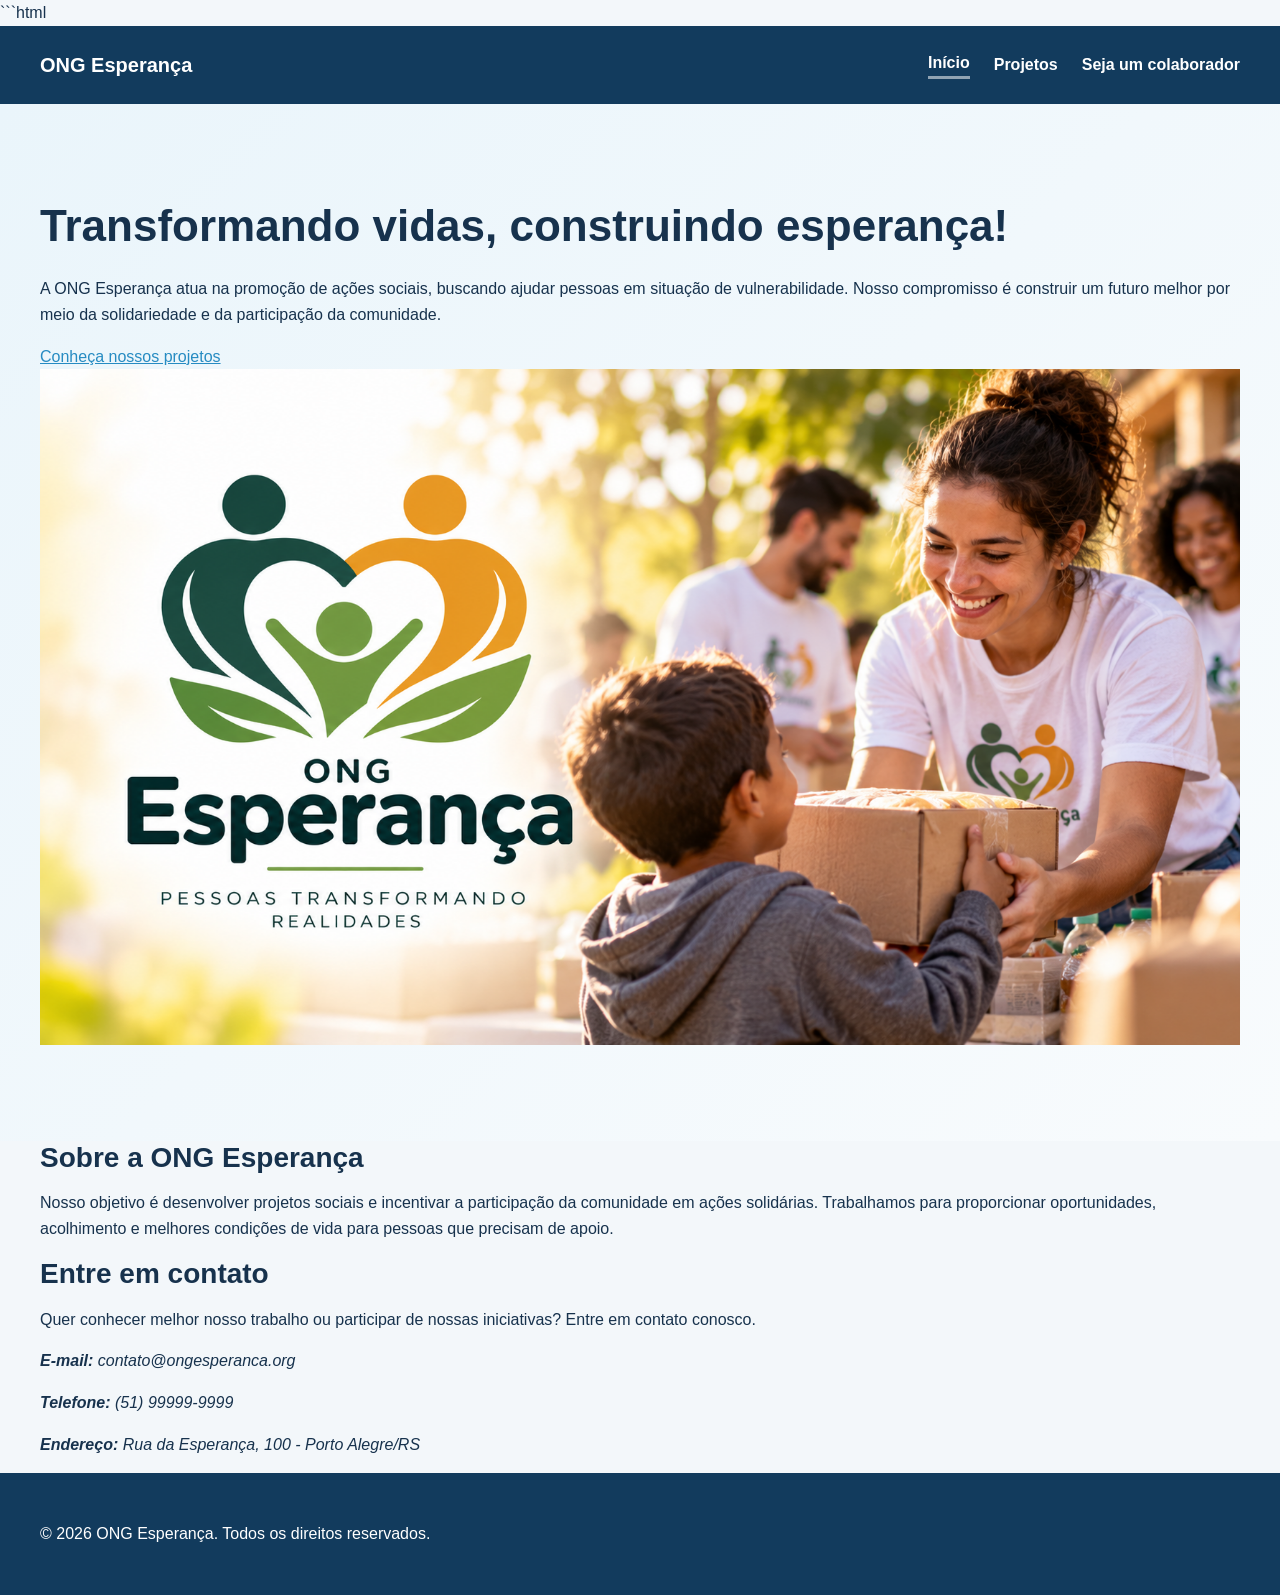
<file: index.html>
<!DOCTYPE html>
<html lang="pt-BR">
<head>
    <meta charset="UTF-8">
    <meta name="viewport" content="width=device-width, initial-scale=1.0">

    <meta http-equiv="refresh" content="0; url=./Projeto%20ONG/html/index.html">

    <title>Projeto ONG</title>
</head>
<body>
    <p>Redirecionando para o site...</p>
    <a href="./Projeto%20ONG/html/index.html">
        Clique aqui caso não seja redirecionado.
    </a>
</body>
</html>
</file>
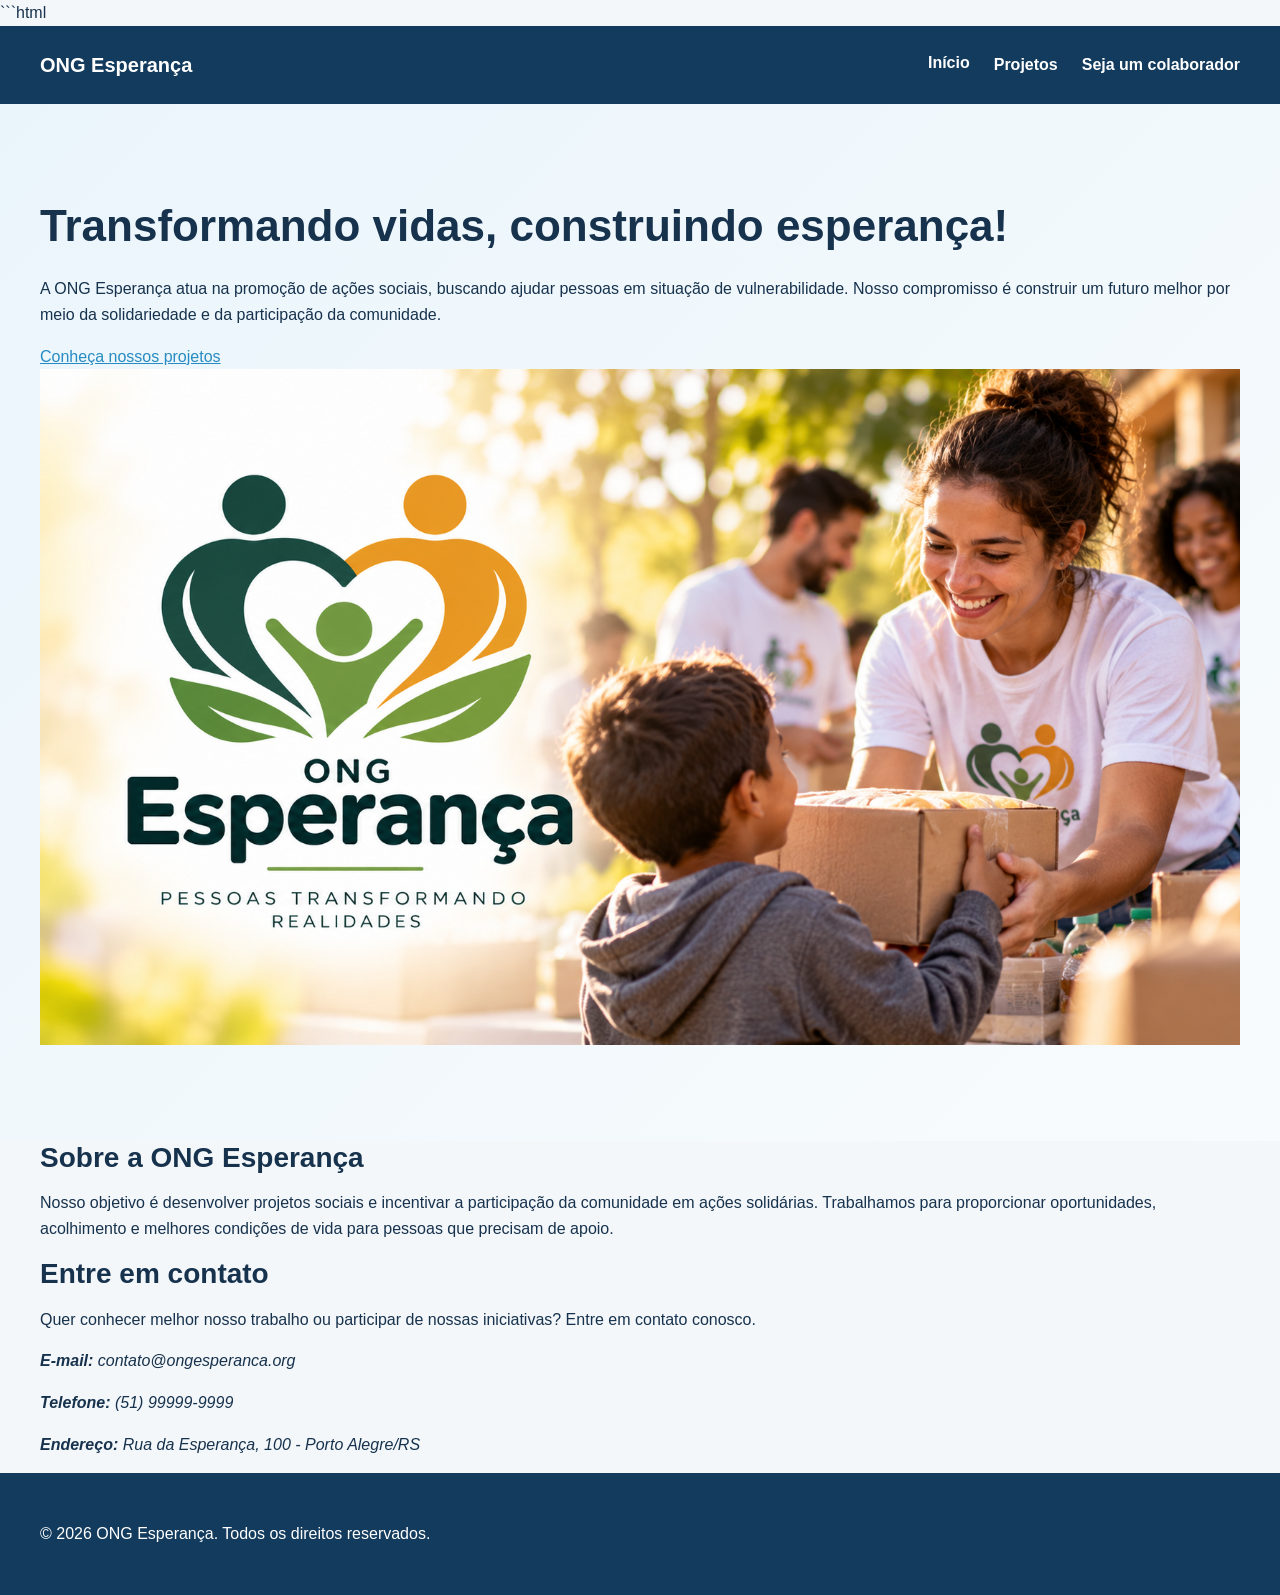
<file: Projeto ONG/html/index.html>
```html
<!DOCTYPE html>
<html lang="pt-BR">

<head>
    <meta charset="UTF-8">
    <meta name="viewport" content="width=device-width, initial-scale=1.0">

    <title>ONG Esperança | Transformando vidas</title>

    <!-- Importação do arquivo CSS -->
    <link rel="stylesheet" href="../css/style.css">
</head>

<body>

    <!-- Cabeçalho e navegação principal -->
    <header class="site-header">

        <div class="container header-inner">

            <!-- Logo -->
            <a class="brand" href="index.html">
                ONG Esperança
            </a>

            <!-- Menu de navegação -->
            <nav class="main-nav" aria-label="Navegação principal">

                <a href="index.html" aria-current="page">
                    Início
                </a>

                <a href="projetos.html">
                    Projetos
                </a>

                <a href="cadastro.html">
                    Seja um colaborador
                </a>

            </nav>

        </div>

    </header>


    <!-- Conteúdo principal -->
    <main>

        <!-- Apresentação da ONG -->
        <section class="hero">

            <div class="container hero-inner">

                <div class="hero-content">

                    <h1>
                        Transformando vidas, construindo esperança!
                    </h1>

                    <p>
                        A ONG Esperança atua na promoção de ações sociais,
                        buscando ajudar pessoas em situação de vulnerabilidade.
                        Nosso compromisso é construir um futuro melhor por meio
                        da solidariedade e da participação da comunidade.
                    </p>

                    <a class="btn btn-primary" href="projetos.html">
                        Conheça nossos projetos
                    </a>

                </div>

                <!-- Imagem principal -->
                <div class="hero-image">

                    <img
                        src="../imagens/ong.jpg"
                        alt="Voluntários da ONG Esperança realizando uma ação social"
                    >

                </div>

            </div>

        </section>


        <!-- Sobre a organização -->
        <section class="about">

            <div class="container">

                <h2>Sobre a ONG Esperança</h2>

                <p>
                    Nosso objetivo é desenvolver projetos sociais e incentivar
                    a participação da comunidade em ações solidárias.
                    Trabalhamos para proporcionar oportunidades, acolhimento
                    e melhores condições de vida para pessoas que precisam de apoio.
                </p>

            </div>

        </section>


        <!-- Informações de contato -->
        <section class="contact">

            <div class="container">

                <h2>Entre em contato</h2>

                <p>
                    Quer conhecer melhor nosso trabalho ou participar
                    de nossas iniciativas? Entre em contato conosco.
                </p>

                <address>

                    <p>
                        <strong>E-mail:</strong>
                        contato@ongesperanca.org
                    </p>

                    <p>
                        <strong>Telefone:</strong>
                        (51) 99999-9999
                    </p>

                    <p>
                        <strong>Endereço:</strong>
                        Rua da Esperança, 100 - Porto Alegre/RS
                    </p>

                </address>

            </div>

        </section>

    </main>


    <!-- Rodapé -->
    <footer class="site-footer">

        <div class="container">

            <p>
                &copy; 2026 ONG Esperança. Todos os direitos reservados.
            </p>

        </div>

    </footer>


    <!-- Importação do JavaScript -->
    <script type="module" src="../js/script.js"></script>

</body>
</html>
</file>
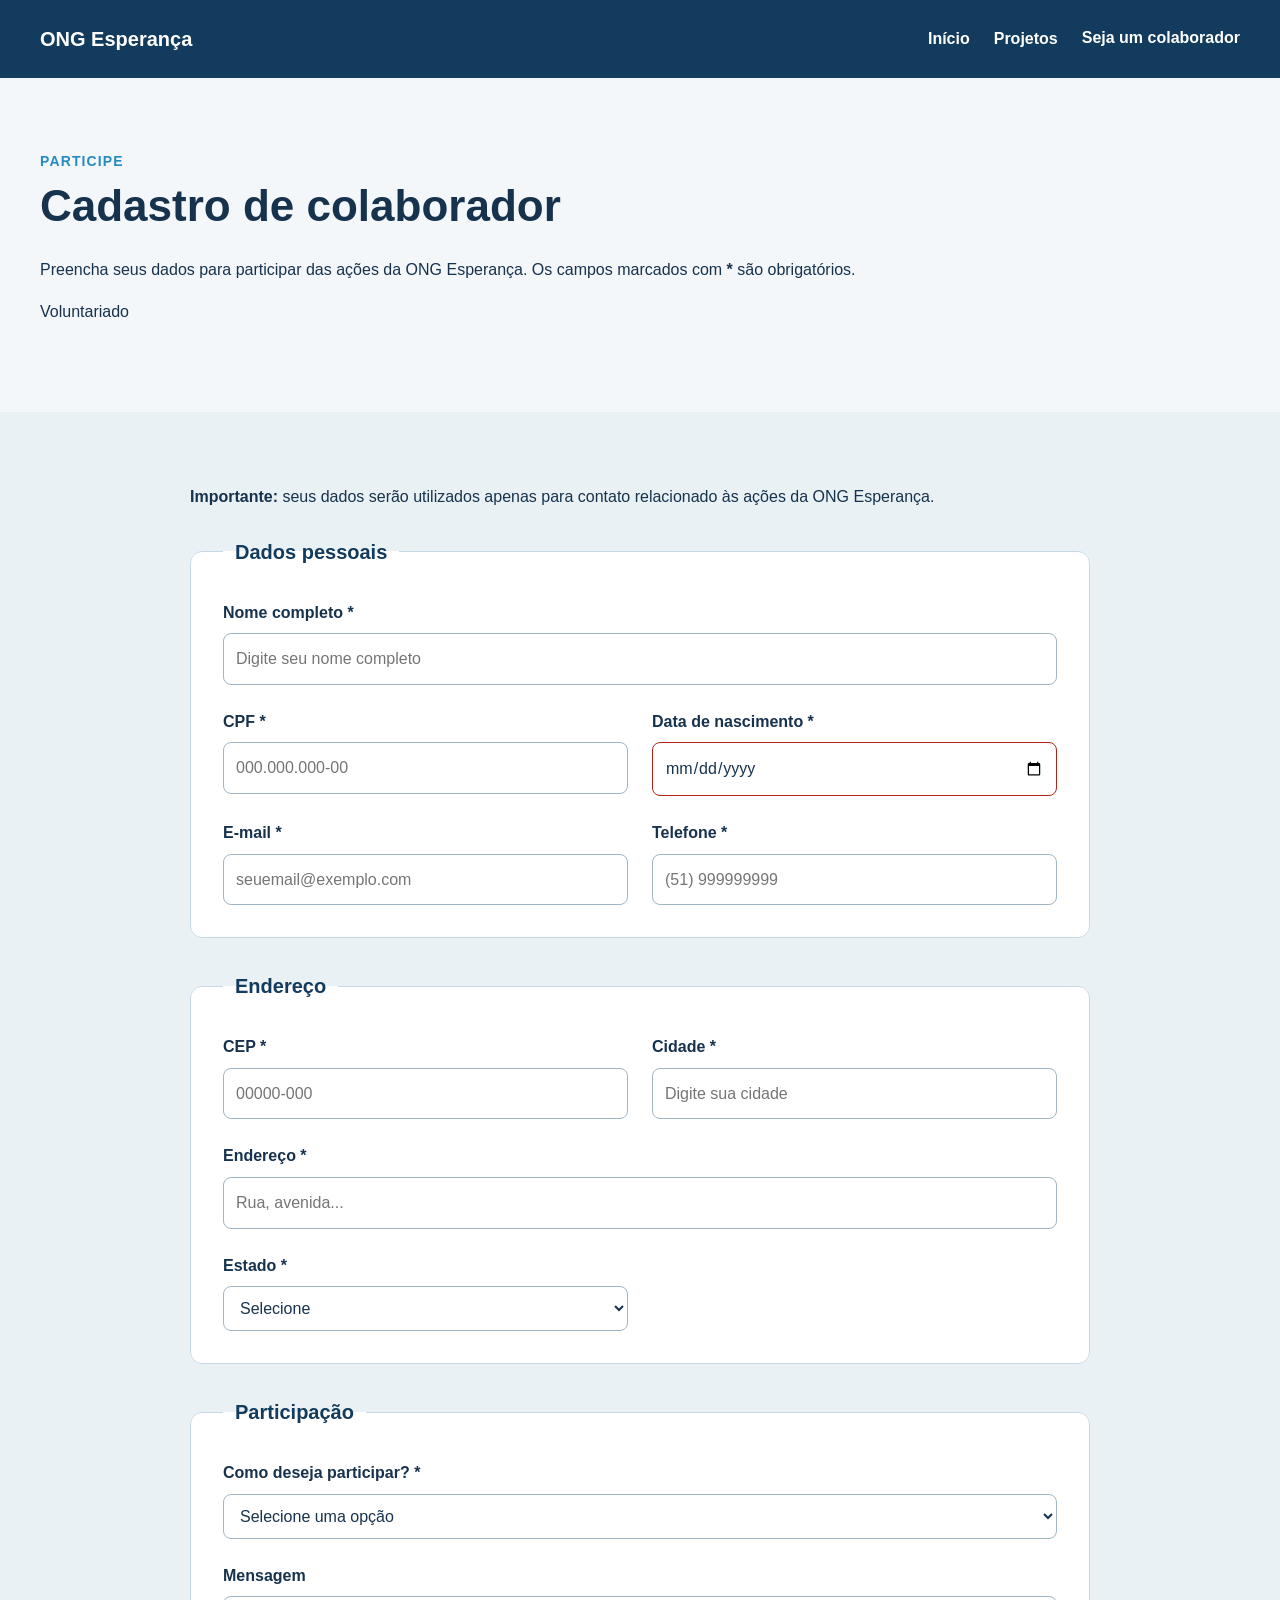
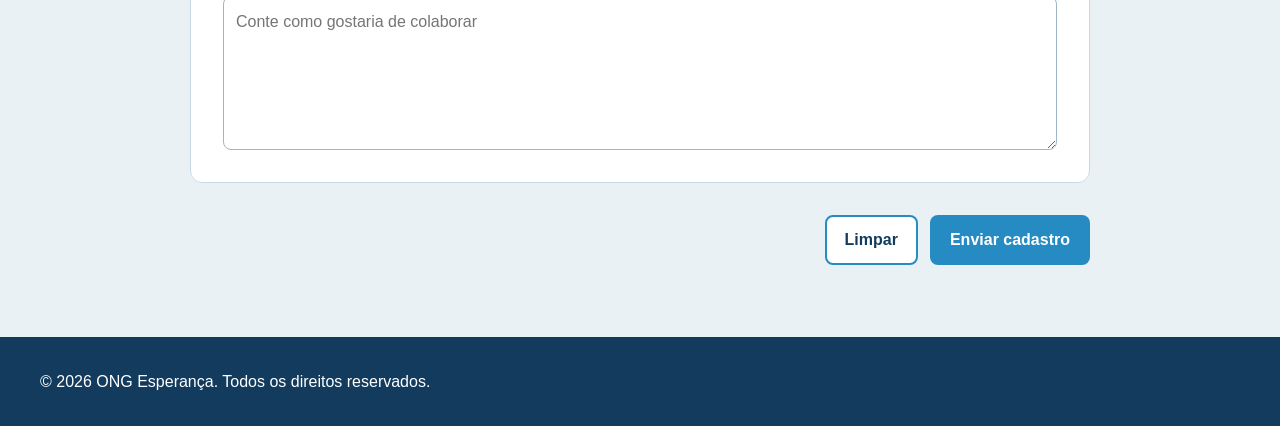
<file: Projeto ONG/html/cadastro.html>
<!DOCTYPE html>
<html lang="pt-BR">

<head>
    <meta charset="UTF-8">
    <meta name="viewport" content="width=device-width, initial-scale=1.0">

    <title>Cadastro de Colaborador | ONG Esperança</title>

    <!-- CSS do projeto -->
    <link rel="stylesheet" href="../css/style.css">
</head>


<body>

    <!-- =====================================================
         CABEÇALHO
         ===================================================== -->

    <header class="site-header">

        <div class="container header-inner">

            <!-- Logo / nome da ONG -->

            <a class="brand" href="index.html">

              

                ONG Esperança

            </a>


            <!-- Navegação -->

            <nav
                class="main-nav"
                aria-label="Navegação principal"
            >

                <a href="index.html">
                    Início
                </a>

                <a href="projetos.html">
                    Projetos
                </a>

                <a
                    href="cadastro.html"
                    aria-current="page"
                >
                    Seja um colaborador
                </a>

            </nav>

        </div>

    </header>



    <!-- =====================================================
         CONTEÚDO PRINCIPAL
         ===================================================== -->

    <main>

        <!-- Introdução -->

        <section class="section">

            <div class="container">

                <p class="eyebrow">
                    Participe
                </p>

                <h1>
                    Cadastro de colaborador
                </h1>

                <p>
                    Preencha seus dados para participar das ações
                    da ONG Esperança.
                    Os campos marcados com
                    <strong>*</strong>
                    são obrigatórios.
                </p>


                <!-- Badge -->

                <p>

                    <span class="badge badge-education">
                        Voluntariado
                    </span>

                </p>

            </div>

        </section>



        <!-- =================================================
             FORMULÁRIO
             ================================================= -->

        <section class="section section-muted">

            <div class="container form-container">


                <!-- Alerta de exemplo -->

                <div
                    class="alert alert-success"
                    role="status"
                >

                    <strong>Importante:</strong>
                    seus dados serão utilizados apenas
                    para contato relacionado às ações
                    da ONG Esperança.

                </div>


                <br>


                <form id="formCadastro" action="#" method="post">


                    <!-- =====================================
                         DADOS PESSOAIS
                         ===================================== -->

                    <fieldset>

                        <legend>
                            Dados pessoais
                        </legend>


                        <div class="form-grid">


                            <!-- Nome -->

                            <div class="form-field field-full">

                                <label for="nome">
                                    Nome completo *
                                </label>

                                <input
                                    type="text"
                                    id="nome"
                                    name="nome"
                                    autocomplete="name"
                                    required
                                    minlength="3"
                                    placeholder="Digite seu nome completo"
                                >

                            </div>



                            <!-- CPF -->

                            <div class="form-field">

                                <label for="cpf">
                                    CPF *
                                </label>

                                <input
                                    type="text"
                                    id="cpf"
                                    name="cpf"
                                    inputmode="numeric"
                                    autocomplete="off"
                                    required
                                    pattern="[0-9]{3}\[0-9]{3}\[0-9]{3}[0-9]{2}"
                                    placeholder="000.000.000-00"
                                    title="Digite o CPF no formato 000.000.000-00"
                                >

                            </div>



                            <!-- Data de nascimento -->

                            <div class="form-field">

                                <label for="nascimento">
                                    Data de nascimento *
                                </label>

                                <input
                                    type="date"
                                    id="nascimento"
                                    name="nascimento"
                                    autocomplete="bday"
                                    required
                                >

                            </div>



                            <!-- E-mail -->

                            <div class="form-field">

                                <label for="email">
                                    E-mail *
                                </label>

                                <input
                                    type="email"
                                    id="email"
                                    name="email"
                                    autocomplete="email"
                                    required
                                    placeholder="seuemail@exemplo.com"
                                >

                            </div>



                            <!-- Telefone -->

                            <div class="form-field">

                                <label for="telefone">
                                    Telefone *
                                </label>

                                <input
                                    type="tel"
                                    id="telefone"
                                    name="telefone"
                                    inputmode="tel"
                                    autocomplete="tel"
                                    required
                                    pattern="\([0-9]{2}\) [0-9]{4,5}[0-9]{4}"
                                    placeholder="(51) 999999999"
                                    title="Digite o telefone no formato (51) 99999-9999"
                                >

                            </div>

                        </div>

                    </fieldset>



                    <!-- =====================================
                         ENDEREÇO
                         ===================================== -->

                    <fieldset>

                        <legend>
                            Endereço
                        </legend>


                        <div class="form-grid">


                            <!-- CEP -->

                            <div class="form-field">

                                <label for="cep">
                                    CEP *
                                </label>

                                <input
                                    type="text"
                                    id="cep"
                                    name="cep"
                                    inputmode="numeric"
                                    autocomplete="postal-code"
                                    required
                                    pattern="[0-9]{5}-[0-9]{3}"
                                    placeholder="00000-000"
                                    title="Digite o CEP no formato 00000-000"
                                >

                            </div>



                            <!-- Cidade -->

                            <div class="form-field">

                                <label for="cidade">
                                    Cidade *
                                </label>

                                <input
                                    type="text"
                                    id="cidade"
                                    name="cidade"
                                    autocomplete="address-level2"
                                    required
                                    placeholder="Digite sua cidade"
                                >

                            </div>



                            <!-- Endereço -->

                            <div class="form-field field-full">

                                <label for="endereco">
                                    Endereço *
                                </label>

                                <input
                                    type="text"
                                    id="endereco"
                                    name="endereco"
                                    autocomplete="street-address"
                                    required
                                    placeholder="Rua, avenida..."
                                >

                            </div>



                            <!-- Estado -->

                            <div class="form-field">

                                <label for="estado">
                                    Estado *
                                </label>

                                <select
                                    id="estado"
                                    name="estado"
                                    autocomplete="address-level1"
                                    required
                                >

                                    <option value="">
                                        Selecione
                                    </option>

                                    <option value="RS">
                                        Rio Grande do Sul
                                    </option>

                                    <option value="SC">
                                        Santa Catarina
                                    </option>

                                    <option value="PR">
                                        Paraná
                                    </option>

                                    <option value="SP">
                                        São Paulo
                                    </option>

                                    <option value="RJ">
                                        Rio de Janeiro
                                    </option>

                                    <option value="MG">
                                        Minas Gerais
                                    </option>

                                    <option value="BA">
                                        Bahia
                                    </option>

                                    <option value="PE">
                                        Pernambuco
                                    </option>

                                </select>

                            </div>

                        </div>

                    </fieldset>



                    <!-- =====================================
                         PARTICIPAÇÃO
                         ===================================== -->

                    <fieldset>

                        <legend>
                            Participação
                        </legend>


                        <div class="form-grid">


                            <!-- Tipo de participação -->

                            <div class="form-field field-full">

                                <label for="participacao">
                                    Como deseja participar? *
                                </label>

                                <select
                                    id="participacao"
                                    name="participacao"
                                    required
                                >

                                    <option value="">
                                        Selecione uma opção
                                    </option>

                                    <option value="voluntario">
                                        Trabalho voluntário
                                    </option>

                                    <option value="doador">
                                        Contribuição financeira
                                    </option>

                                    <option value="ambos">
                                        Voluntariado e contribuição
                                    </option>

                                </select>

                            </div>



                            <!-- Mensagem -->

                            <div class="form-field field-full">

                                <label for="mensagem">
                                    Mensagem
                                </label>

                                <textarea
                                    id="mensagem"
                                    name="mensagem"
                                    rows="5"
                                    maxlength="500"
                                    placeholder="Conte como gostaria de colaborar"
                                ></textarea>

                            </div>

                        </div>

                    </fieldset>



                    <!-- =====================================
                         BOTÕES
                         ===================================== -->

                    <div class="form-actions">

                        <button
                            class="button button-secondary"
                            type="reset"
                        >
                            Limpar
                        </button>


                        <button
                            class="button button-primary"
                            type="submit"
                        >
                            Enviar cadastro
                        </button>

                    </div>

                </form>

            </div>

        </section>

    </main>



    <!-- =====================================================
         RODAPÉ
         ===================================================== -->

    <footer class="site-footer">

        <div class="container footer-inner">

            <p>
                &copy; 2026 ONG Esperança.
                Todos os direitos reservados.
            </p>

        </div>

    </footer>



    <!-- =====================================================
         JAVASCRIPT DO MENU
         ===================================================== -->

    <script type="module" src="../js/script.js"></script>

</body>

</html>
</file>
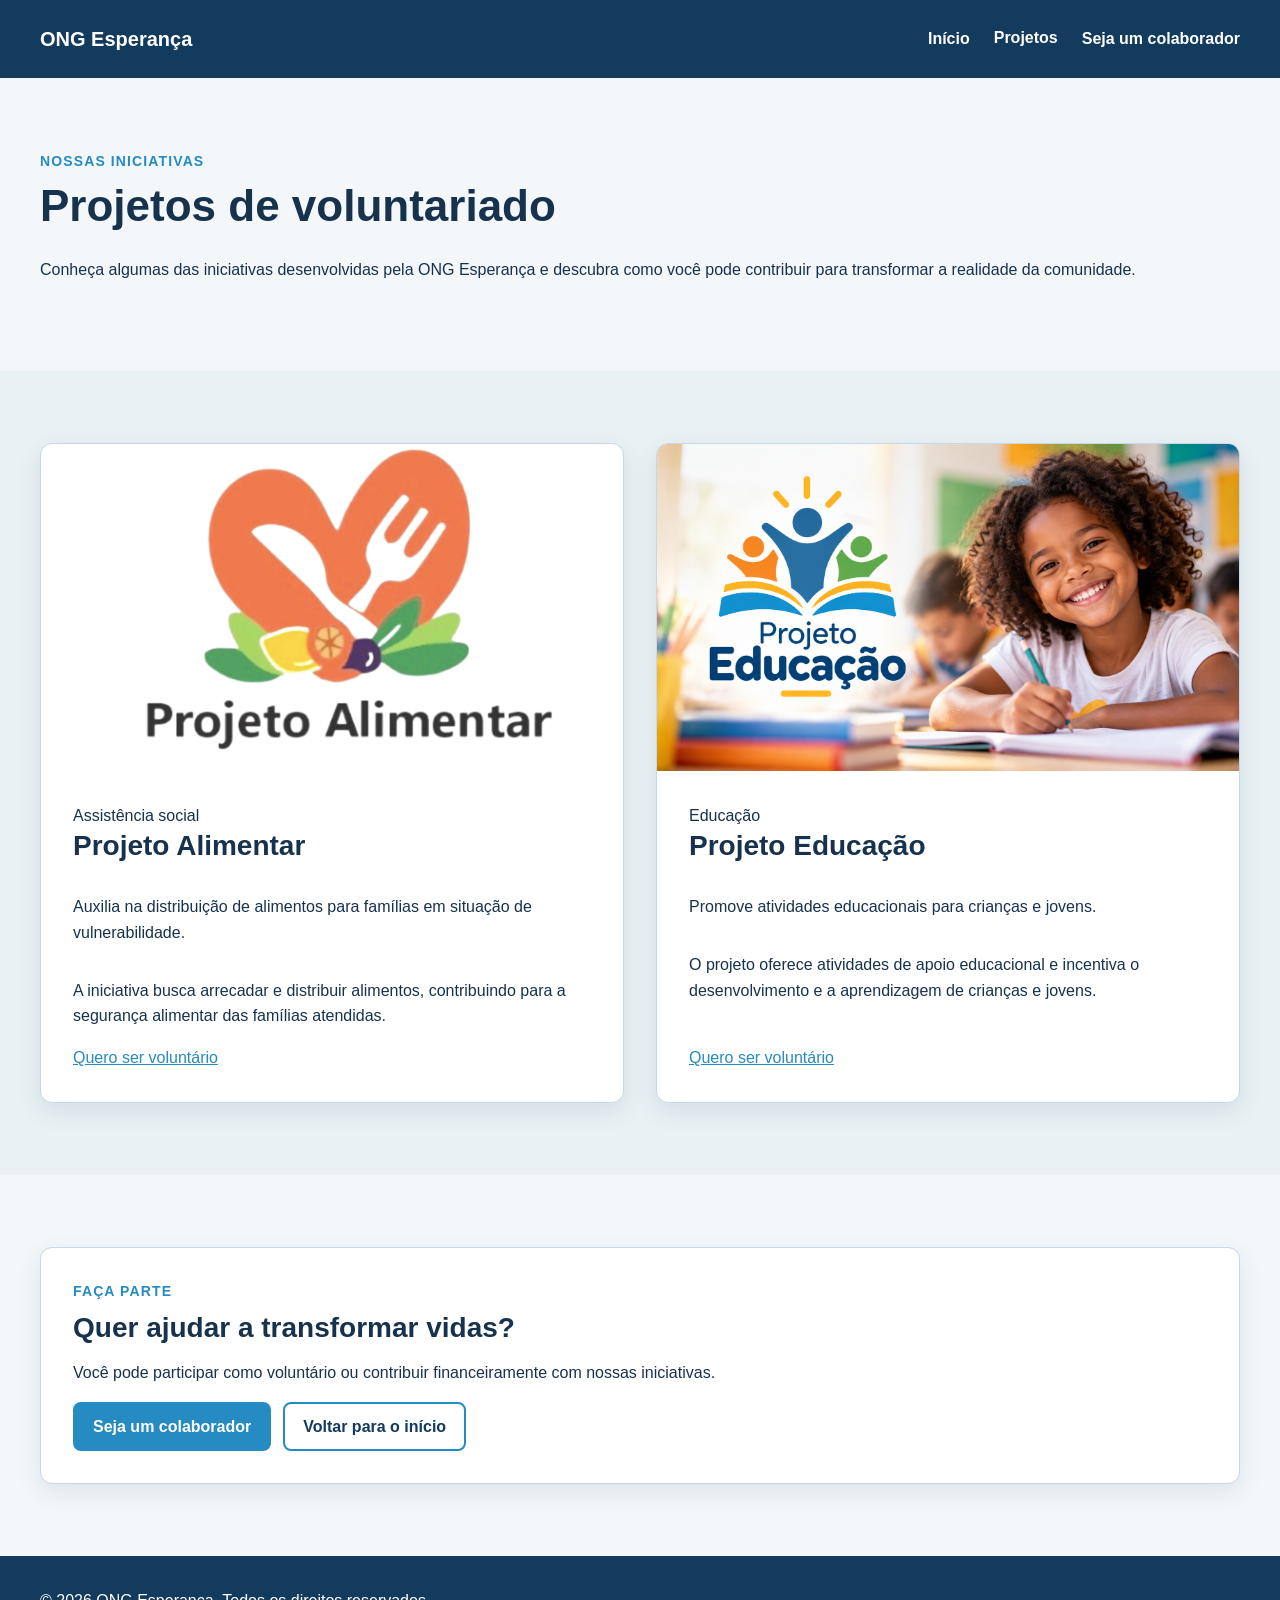
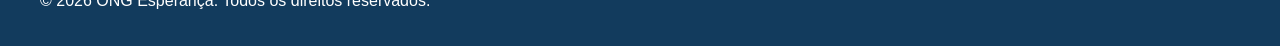
<file: Projeto ONG/html/projetos.html>
<!DOCTYPE html>
<html lang="pt-BR">

<head>

    <meta charset="UTF-8">

    <meta
        name="viewport"
        content="width=device-width, initial-scale=1.0"
    >

    <title>Projetos | ONG Esperança</title>

    <!-- Arquivo CSS principal -->
    <link rel="stylesheet" href="../css/style.css">

</head>


<body>


    <!-- =====================================================
         CABEÇALHO
         ===================================================== -->

    <header class="site-header">

        <div class="container header-inner">


            <!-- Logo -->

            <a
                class="brand"
                href="index.html"
            >

              

                ONG Esperança

            </a>




            <!-- Navegação -->

            <nav
                class="main-nav"
                aria-label="Navegação principal"
            >

                <a href="index.html">
                    Início
                </a>

                <a
                    href="projetos.html"
                    aria-current="page"
                >
                    Projetos
                </a>

                <a href="cadastro.html">
                    Seja um colaborador
                </a>

            </nav>

        </div>

    </header>



    <!-- =====================================================
         CONTEÚDO PRINCIPAL
         ===================================================== -->

    <main>


        <!-- =================================================
             INTRODUÇÃO
             ================================================= -->

        <section class="section">

            <div class="container">

                <p class="eyebrow">
                    Nossas iniciativas
                </p>


                <h1>
                    Projetos de voluntariado
                </h1>


                <p>
                    Conheça algumas das iniciativas desenvolvidas
                    pela ONG Esperança e descubra como você pode
                    contribuir para transformar a realidade da
                    comunidade.
                </p>

            </div>

        </section>



        <!-- =================================================
             PROJETOS
             ================================================= -->

        <section class="section section-muted">

            <div class="container">

                <div class="grid-12">


                    <!-- =====================================
                         PROJETO ALIMENTAR
                         ===================================== -->

                    <article class="project-card span-6">


                        <img
                            src="../imagens/ProjAlim.jpeg"
                            alt="Voluntários da ONG Esperança distribuindo alimentos para a comunidade"
                        >


                        <div class="project-content">

                            <span class="badge badge-education">
                                Assistência social
                            </span>


                            <h2>
                                Projeto Alimentar
                            </h2>


                            <p>
                                Auxilia na distribuição de alimentos
                                para famílias em situação de
                                vulnerabilidade.
                            </p>


                            <p>
                                A iniciativa busca arrecadar e
                                distribuir alimentos, contribuindo
                                para a segurança alimentar das
                                famílias atendidas.
                            </p>


                            <a
                                class="text-link"
                                href="cadastro.html"
                            >
                                Quero ser voluntário
                            </a>

                        </div>

                    </article>



                    <!-- =====================================
                         PROJETO EDUCAÇÃO
                         ===================================== -->

                    <article class="project-card span-6">


                        <img
                            src="../imagens/ProjetoEducação.jpeg"
                            alt="Voluntários da ONG Esperança realizando atividades educacionais com crianças"
                        >


                        <div class="project-content">

                            <span class="badge badge-education">
                                Educação
                            </span>


                            <h2>
                                Projeto Educação
                            </h2>


                            <p>
                                Promove atividades educacionais
                                para crianças e jovens.
                            </p>


                            <p>
                                O projeto oferece atividades de
                                apoio educacional e incentiva o
                                desenvolvimento e a aprendizagem
                                de crianças e jovens.
                            </p>


                            <a
                                class="text-link"
                                href="cadastro.html"
                            >
                                Quero ser voluntário
                            </a>

                        </div>

                    </article>

                </div>

            </div>

        </section>



        <!-- =================================================
             CHAMADA PARA AÇÃO
             ================================================= -->

        <section class="section">

            <div class="container">


                <div class="info-card">

                    <p class="eyebrow">
                        Faça parte
                    </p>


                    <h2>
                        Quer ajudar a transformar vidas?
                    </h2>


                    <p>
                        Você pode participar como voluntário
                        ou contribuir financeiramente com
                        nossas iniciativas.
                    </p>


                    <div class="button-group">

                        <a
                            class="button button-primary"
                            href="cadastro.html"
                        >
                            Seja um colaborador
                        </a>


                        <a
                            class="button button-secondary"
                            href="index.html"
                        >
                            Voltar para o início
                        </a>

                    </div>

                </div>

            </div>

        </section>

    </main>



    <!-- =====================================================
         RODAPÉ
         ===================================================== -->

    <footer class="site-footer">

        <div class="container footer-inner">

            <p>
                &copy; 2026 ONG Esperança.
                Todos os direitos reservados.
            </p>

        </div>

    </footer>




    
<script type="module" src="../js/script.js"></script>

</body>

</html>
</file>
<file: Projeto ONG/css/style.css>
/* =========================================================
   ONG ESPERANÇA
   ARQUIVO: style.css

   Este arquivo controla toda a aparência do projeto:
   cores, fontes, espaçamentos, Grid, Flexbox,
   responsividade e formulário.
   ========================================================= */


/* =========================================================
   1. DESIGN SYSTEM
   =========================================================

   O :root guarda as variáveis CSS do projeto.

   A vantagem é que, se quisermos trocar uma cor ou
   espaçamento posteriormente, podemos alterar em um
   único lugar.
*/

:root {

    /* ---------- CORES ---------- */

    --cor-primaria: #123B5D;
    --cor-secundaria: #268BC2;
    --cor-destaque: #F5A623;
    --cor-sucesso: #2E8B57;

    --cor-fundo: #F3F7FA;
    --cor-superficie: #FFFFFF;

    --cor-texto: #17324D;
    --cor-texto-secundario: #526979;

    --cor-borda: #C6D8E5;


    /* ---------- TIPOGRAFIA ---------- */

    --fs-sm: 0.875rem;
    --fs-md: 1rem;
    --fs-lg: 1.25rem;
    --fs-xl: 1.75rem;
    --fs-xxl: 2.5rem;


    /* ---------- ESPAÇAMENTOS ---------- */

    --space-1: 4px;
    --space-2: 8px;
    --space-3: 12px;
    --space-4: 16px;
    --space-5: 24px;
    --space-6: 32px;
    --space-7: 48px;
    --space-8: 64px;


    /* ---------- OUTROS ---------- */

    --raio: 12px;

    --sombra:
        0 8px 24px rgba(18, 59, 93, 0.10);
}


/* =========================================================
   2. RESET BÁSICO
   ========================================================= */

/*
   box-sizing: border-box

   Faz com que padding e border sejam considerados
   dentro do tamanho definido do elemento.
*/

* {
    box-sizing: border-box;
}


/*
   Rolagem suave quando clicamos em links internos.
*/

html {
    scroll-behavior: smooth;
}


/*
   Configurações gerais da página.
*/

body {
    margin: 0;

    background-color: var(--cor-fundo);

    color: var(--cor-texto);

    font-family: Arial, Helvetica, sans-serif;

    font-size: var(--fs-md);

    line-height: 1.6;
}


/*
   Imagens nunca devem ultrapassar o tamanho
   do elemento que as contém.
*/

img {
    max-width: 100%;
    height: auto;
    display: block;
}


/*
   Configuração padrão dos links.
*/

a {
    color: var(--cor-secundaria);
}


/* =========================================================
   3. CONTAINER PRINCIPAL
   =========================================================

   O container limita a largura do conteúdo.

   Exemplo:

   Tela grande
   ┌───────────────────────────────┐
   │                               │
   │     CONTEÚDO DA PÁGINA        │
   │                               │
   └───────────────────────────────┘
*/

.container {
    width: min(1200px, 92%);

    margin-left: auto;
    margin-right: auto;
}


/* =========================================================
   4. CSS GRID - 12 COLUNAS
   =========================================================

   Aqui está o Grid exigido pela atividade.

   A página é dividida em 12 colunas.

   ┌──┬──┬──┬──┬──┬──┬──┬──┬──┬──┬──┬──┐
   │  │  │  │  │  │  │  │  │  │  │  │  │
   └──┴──┴──┴──┴──┴──┴──┴──┴──┴──┴──┴──┘

*/

.grid-12 {
    display: grid;

    grid-template-columns:
        repeat(12, minmax(0, 1fr));

    gap: var(--space-6);
}


/*
   Essas classes dizem quantas colunas cada elemento
   irá ocupar.
*/

.span-12 {
    grid-column: span 12;
}

.span-7 {
    grid-column: span 7;
}

.span-6 {
    grid-column: span 6;
}

.span-5 {
    grid-column: span 5;
}

.span-4 {
    grid-column: span 4;
}


/* =========================================================
   5. CABEÇALHO
   ========================================================= */

.site-header {
    background-color: var(--cor-primaria);

    color: white;
}


/*
   Aqui utilizamos FLEXBOX.

   O Flexbox organiza os elementos em uma dimensão:
   horizontal ou vertical.
*/

.header-inner {

    min-height: 78px;

    display: flex;

    align-items: center;

    justify-content: space-between;

    flex-wrap: wrap;

    gap: var(--space-4);
}


/* Logo + nome */

.brand {

    display: flex;

    align-items: center;

    gap: var(--space-3);

    color: white;

    text-decoration: none;

    font-size: var(--fs-lg);

    font-weight: 700;
}


/* Menu */

.main-nav {

    display: flex;

    align-items: center;

    justify-content: flex-end;

    flex-wrap: wrap;

    gap: var(--space-5);
}


/* Links do menu */

.main-nav a {

    color: white;

    text-decoration: none;

    font-weight: 700;
}


/* Efeito ao passar o mouse */

.main-nav a:hover,
.main-nav a:focus-visible {

    color: #F5D08A;

    text-decoration: underline;
}


/* =========================================================
   6. HERO / ÁREA PRINCIPAL
   ========================================================= */

.hero {

    padding: var(--space-8) 0;

    background:
        linear-gradient(
            135deg,
            #EAF5FB,
            #F8FBFD
        );
}


/*
   Texto ocupa 7 das 12 colunas.
*/

.hero-content {

    grid-column: span 7;
}


/*
   Imagem ocupa 5 das 12 colunas.
*/

.hero-card {

    grid-column: span 5;

    background-color: var(--cor-superficie);

    border-radius: var(--raio);

    box-shadow: var(--sombra);

    overflow: hidden;
}


/* =========================================================
   7. TÍTULOS
   ========================================================= */

h1,
h2,
h3 {

    line-height: 1.2;

    margin-top: 0;
}


h1 {

    font-size: var(--fs-xxl);

    margin-bottom: var(--space-5);
}


h2 {

    font-size: var(--fs-xl);

    margin-bottom: var(--space-4);
}


h3 {

    font-size: var(--fs-lg);

    margin-bottom: var(--space-3);
}


/* Pequeno texto de destaque */

.eyebrow {

    margin: 0 0 var(--space-2);

    color: var(--cor-secundaria);

    font-size: var(--fs-sm);

    font-weight: 800;

    text-transform: uppercase;

    letter-spacing: 0.08em;
}


/* =========================================================
   8. BOTÕES
   =========================================================

   Novamente usamos FLEXBOX para organizar
   os botões lado a lado.
*/

.button-group {

    display: flex;

    align-items: center;

    flex-wrap: wrap;

    gap: var(--space-3);
}


/*
   Estilo geral dos botões.
*/

.button {

    display: inline-flex;

    align-items: center;

    justify-content: center;

    min-height: 46px;

    padding: 10px 18px;

    border: 2px solid transparent;

    border-radius: 8px;

    font: inherit;

    font-weight: 700;

    text-decoration: none;

    cursor: pointer;
}


/* Botão principal */

.button-primary {

    background-color: var(--cor-secundaria);

    color: white;
}


/* Botão secundário */

.button-secondary {

    background-color: white;

    border-color: var(--cor-secundaria);

    color: var(--cor-primaria);
}


/* =========================================================
   9. SEÇÕES
   ========================================================= */

.section {

    padding: var(--space-8) 0;
}


/*
   Fundo alternativo para algumas seções.
*/

.section-muted {

    background-color: #EAF1F5;
}


/* =========================================================
   10. CARDS
   ========================================================= */

.info-card,
.project-card,
.info-panel,
.list-panel,
.contact-box {

    background-color: var(--cor-superficie);

    border: 1px solid var(--cor-borda);

    border-radius: var(--raio);

    box-shadow: var(--sombra);
}


/*
   Card simples.
*/

.info-card {

    padding: var(--space-6);
}


/*
   Cards dos projetos.

   Também usamos Flexbox aqui.

   Isso permite organizar o conteúdo interno
   do card de forma vertical.
*/

.project-card {

    overflow: hidden;

    display: flex;

    flex-direction: column;
}


/* Imagem do projeto */

.project-card img {

    width: 100%;

    aspect-ratio: 16 / 9;

    object-fit: cover;
}


/* Conteúdo do card */

.project-content {

    display: flex;

    flex-direction: column;

    align-items: flex-start;

    flex: 1;

    padding: var(--space-6);
}


/*
   O link fica empurrado para baixo do card.

   margin-top: auto ocupa o espaço disponível.
*/

.project-content .text-link {

    margin-top: auto;
}


/* =========================================================
   11. FORMULÁRIO
   ========================================================= */

.form-container {

    max-width: 900px;

    margin-left: auto;
    margin-right: auto;
}


/*
   Cada grupo do formulário possui espaçamento.
*/

form {

    display: grid;

    gap: var(--space-6);
}


/*
   FIELDSET agrupa campos relacionados.

   Isso também ajuda na organização semântica
   e acessibilidade.
*/

fieldset {

    margin: 0;

    padding: var(--space-6);

    border: 1px solid var(--cor-borda);

    border-radius: var(--raio);

    background-color: white;
}


/* Título do grupo */

legend {

    padding-left: var(--space-3);

    padding-right: var(--space-3);

    color: var(--cor-primaria);

    font-size: var(--fs-lg);

    font-weight: 800;
}


/*
   Grid interno do formulário.

   Dois campos por linha.
*/

.form-grid {

    display: grid;

    grid-template-columns:
        repeat(2, minmax(0, 1fr));

    gap: var(--space-5);
}


/*
   Campo que ocupa a linha inteira.
*/

.field-full {

    grid-column: 1 / -1;
}


/*
   Organização interna do campo.

   Aqui usamos Flexbox na vertical.
*/

.form-field {

    display: flex;

    flex-direction: column;

    gap: var(--space-2);
}


/* Labels */

label {

    font-weight: 700;
}


/* Inputs */

input,
select,
textarea {

    width: 100%;

    padding: 12px;

    border: 1px solid #9FB6C7;

    border-radius: 8px;

    background-color: white;

    color: var(--cor-texto);

    font: inherit;
}


/*
   Destaque quando o usuário seleciona o campo.
*/

input:focus,
select:focus,
textarea:focus {

    outline: 3px solid #B9DDF2;

    border-color: var(--cor-secundaria);
}


/*
   Campo inválido.

   O HTML5 faz a validação automaticamente.
*/

input:invalid:not(:placeholder-shown) {

    border-color: #B42318;
}


/* Botões do formulário */

.form-actions {

    display: flex;

    justify-content: flex-end;

    align-items: center;

    gap: var(--space-3);
}


/* =========================================================
   12. RODAPÉ
   ========================================================= */

.site-footer {

    background-color: var(--cor-primaria);

    color: white;

    padding: var(--space-6) 0;
}


/*
   Flexbox no rodapé.
*/

.footer-inner {

    display: flex;

    align-items: center;

    justify-content: space-between;

    flex-wrap: wrap;

    gap: var(--space-4);
}


.footer-inner p {

    margin: 0;
}


/* =========================================================
   13. RESPONSIVIDADE
   =========================================================

   Aqui entram os 5 BREAKPOINTS exigidos pelo exercício.

   A ideia é:

   Celular
       ↓
   Celular maior
       ↓
   Tablet
       ↓
   Notebook
       ↓
   Desktop
*/


/* =========================================================
   BREAKPOINT 1
   320px
   Celulares pequenos
   ========================================================= */

@media (min-width: 320px) {

    .container {

        width: 92%;
    }


    /*
       No celular, os elementos ocupam
       praticamente toda a largura.
    */

    .hero-content,
    .hero-card,
    .span-7,
    .span-6,
    .span-5,
    .span-4 {

        grid-column: span 12;
    }
}


/* =========================================================
   BREAKPOINT 2
   576px
   Celulares maiores
   ========================================================= */

@media (min-width: 576px) {

    .container {

        width: min(94%, 1200px);
    }


    /*
       Os cards podem começar a ficar
       lado a lado.
    */

    .span-6 {

        grid-column: span 6;
    }
}


/* =========================================================
   BREAKPOINT 3
   768px
   Tablets
   ========================================================= */

@media (min-width: 768px) {

    /*
       Hero:

       Texto = 7 colunas
       Imagem = 5 colunas
    */

    .hero-content {

        grid-column: span 7;
    }

    .hero-card {

        grid-column: span 5;
    }


    /*
       Cards de 4 colunas.
    */

    .span-4 {

        grid-column: span 4;
    }


    .span-7 {

        grid-column: span 7;
    }


    .span-5 {

        grid-column: span 5;
    }
}


/* =========================================================
   BREAKPOINT 4
   992px
   Notebooks
   ========================================================= */

@media (min-width: 992px) {

    .container {

        width: min(92%, 1200px);
    }


    /*
       Aumentamos o título em telas maiores.
    */

    h1 {

        font-size: 2.75rem;
    }


    /*
       Mais espaço entre as seções.
    */

    .section {

        padding-top: 72px;

        padding-bottom: 72px;
    }
}


/* =========================================================
   BREAKPOINT 5
   1200px
   Desktops
   ========================================================= */

@media (min-width: 1200px) {

    /*
       Agora usamos a largura máxima
       definida para o projeto.
    */

    .container {

        width: 1200px;
    }


    /*
       Mais espaço na área principal.
    */

    .hero {

        padding-top: 96px;

        padding-bottom: 96px;
    }
	
	/* Link da página atualmente selecionada */
nav a[aria-current="page"] {
    font-weight: bold;
    border-bottom: 3px solid var(--cor-primaria);
}

/* Transição suave nos links */
nav a {
    transition: color 0.3s ease, border-color 0.3s ease;

}

/* =========================================
   ESTADOS VISUAIS DOS CAMPOS
========================================= */

/* Campo preenchido corretamente */
.campo-sucesso {
    border: 2px solid #28a745 !important;
    outline: none;
}

/* Campo com erro de preenchimento */
.campo-erro {
    border: 2px solid #dc3545 !important;
    outline: none;
}

/* Mensagem de erro abaixo do campo */
.mensagem-erro {
    display: block;
    color: #dc3545;
    font-size: 13px;
    margin-top: 5px;
}


/* =========================================
   NOTIFICAÇÕES TOAST
========================================= */

.toast {
    position: fixed;
    top: 25px;
    right: 25px;
    z-index: 9999;

    padding: 16px 24px;
    border-radius: 8px;

    color: white;
    font-size: 14px;
    font-weight: 600;

    opacity: 0;
    transform: translateY(-15px);

    transition: opacity 0.3s ease,
                transform 0.3s ease;
}

/* Notificação de sucesso */
.toast-sucesso {
    background-color: #28a745;
}

/* Notificação de erro */
.toast-erro {
    background-color: #dc3545;
}

/* Estado visível da notificação */
.toast.toast-visivel {
    opacity: 1;
    transform: translateY(0);
}
</file>
